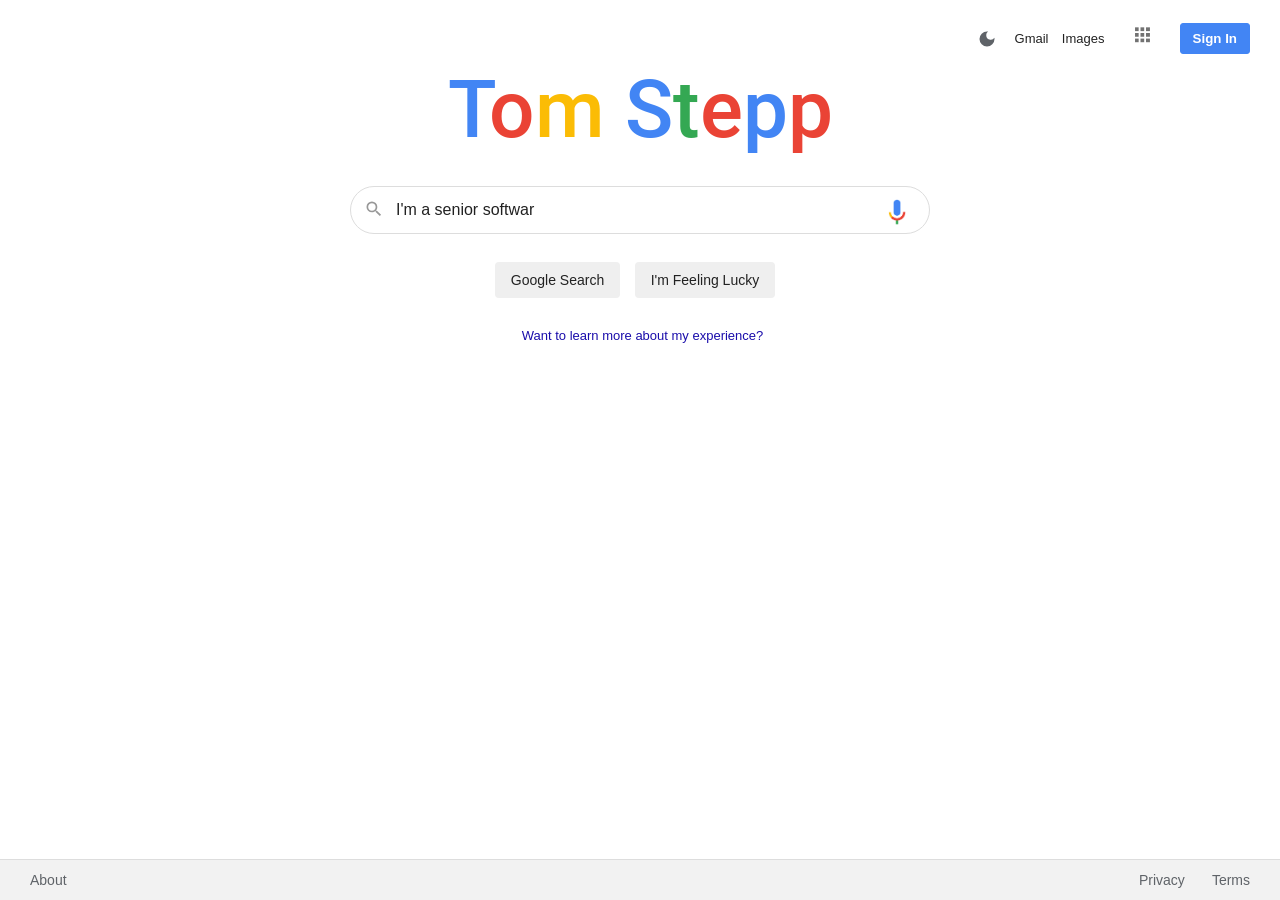
<file: index.html>
<!DOCTYPE html>
<html lang="en">

<head>
   <meta charset="utf-8">
   <meta name="description" content="Tom Stepp, senior software engineer on Google Cloud Dataflow.">
   <meta property="og:title" content="Tom Stepp">
   <meta property="og:description" content="Senior software engineer on Google Cloud Dataflow.">
   <meta property="og:url" content="https://tomstepp.com">
   <meta property="og:type" content="website">
   <meta property="og:image" content="https://tomstepp.com/img/image.jpg?v=20261024">
   <meta property="og:image:width" content="1200">
   <meta property="og:image:height" content="1200">
   <meta property="og:image:alt" content="Tom Stepp">
   <meta name="twitter:card" content="summary">
   <link rel="canonical" href="https://tomstepp.com">
   <meta name="viewport" content="width=device-width, initial-scale=1.0">
   <title>Tom Stepp – Senior Software Engineer</title>
   <link rel="icon" href="img/icon.png">
   <link rel="apple-touch-icon" href="img/apple-touch-icon.png">
   <script type="application/ld+json">
   {
      "@context": "https://schema.org",
      "@type": "Person",
      "name": "Tom Stepp",
      "url": "https://tomstepp.com",
      "image": "https://tomstepp.com/img/image.jpg?v=20261024",
      "jobTitle": "Senior Software Engineer",
      "worksFor": {
         "@type": "Organization",
         "name": "Google"
      }
   }
   </script>
   <script>
      // Apply the saved or system theme before the page paints, so it doesn't flash.
      try { var storedTheme = localStorage.getItem("theme"); } catch (e) {}
      document.documentElement.dataset.theme = storedTheme ||
         (matchMedia("(prefers-color-scheme: dark)").matches ? "dark" : "light");
   </script>
   <!-- CSS -->
   <link rel="stylesheet" href="style.css?v=20261025">
   <!-- Javascript -->
   <script src="typing.js?v=20261025" defer></script>
</head>

<body>
   <!-- Navigation Bar -->
   <nav>
      <button type="button" class="theme-btn" onclick="toggleTheme()" aria-label="Dark mode" aria-pressed="false" title="Toggle dark mode">
         <svg class="moon" viewBox="0 0 24 24" aria-hidden="true"><path d="M12 3a9 9 0 1 0 9 9c0-.46-.04-.92-.1-1.36a5.4 5.4 0 0 1-9.8-3.14c0-1.81.89-3.42 2.26-4.4A9.6 9.6 0 0 0 12 3z"/></svg>
         <svg class="sun" viewBox="0 0 24 24" aria-hidden="true"><circle cx="12" cy="12" r="4.5"/><path d="M11 1h2v3h-2zM11 20h2v3h-2zM1 11h3v2H1zM20 11h3v2h-3zM4.2 5.6l1.4-1.4 2.1 2.1-1.4 1.4zM16.3 17.7l1.4-1.4 2.1 2.1-1.4 1.4zM4.2 18.4l2.1-2.1 1.4 1.4-2.1 2.1zM16.3 6.3l2.1-2.1 1.4 1.4-2.1 2.1z"/></svg>
      </button>
      <a href="TomStepp_Resume.pdf" class="resume-link">Gmail</a>
      <a href="TomStepp_Resume.pdf" class="resume-link">Images</a>
      <a href="TomStepp_Resume.pdf" class="resume-link" aria-label="Resume">
         <img src="img/menu.png" alt="">
      </a>
      <button type="button" class="sign-in" onclick="openResume()">Sign In</button>
   </nav>
   <!-- Main Content -->
   <section class="section-1">
      <!-- Name in Google styling -->
      <h1 class="google-word" aria-label="Tom Stepp">
         <span class="google-letter google-blue" aria-hidden="true">T</span>
         <span class="google-letter google-red" aria-hidden="true">o</span>
         <span class="google-letter google-yellow" aria-hidden="true">m</span>
         <span class="google-letter" aria-hidden="true">&nbsp;</span>
         <span class="google-letter google-blue" aria-hidden="true">S</span>
         <span class="google-letter google-green" aria-hidden="true">t</span>
         <span class="google-letter google-red" aria-hidden="true">e</span>
         <span class="google-letter google-blue" aria-hidden="true">p</span>
         <span class="google-letter google-red" aria-hidden="true">p</span>
      </h1>
      <!-- Search Form -->
      <form action="search.html" method="get" role="search">
         <div class="s-box">
            <button type="submit" class="icon-btn search-icon" aria-label="Search"><img src="img/search.svg" alt="" width="20" height="20"></button>
            <textarea id="textbox" name="q" class="s-input" rows="1" aria-label="Search"></textarea>
            <button type="submit" class="icon-btn mic-icon" aria-label="Search by voice"><img src="img/mic.png" alt="" width="18"></button>
            <input type="submit" class="s-btn" value="Google Search">
            <input type="button" class="s-btn" value="I'm Feeling Lucky" onclick="openResume()">
         </div>
      </form>
      <!-- Note below search -->
      <div class="lang">
         <a href="TomStepp_Resume.pdf" class="resume-link">Want to learn more about my experience?</a>
      </div>
   </section>
   <!-- Footer -->
   <footer>
      <div class="links">
         <div class="link-1">
            <a href="TomStepp_Resume.pdf" class="resume-link">About</a>
         </div>
         <div class="link-2">
            <a href="TomStepp_Resume.pdf" class="resume-link">Privacy</a>
            <a href="TomStepp_Resume.pdf" class="resume-link">Terms</a>
         </div>
      </div>
   </footer>
</body>

</html>
</file>
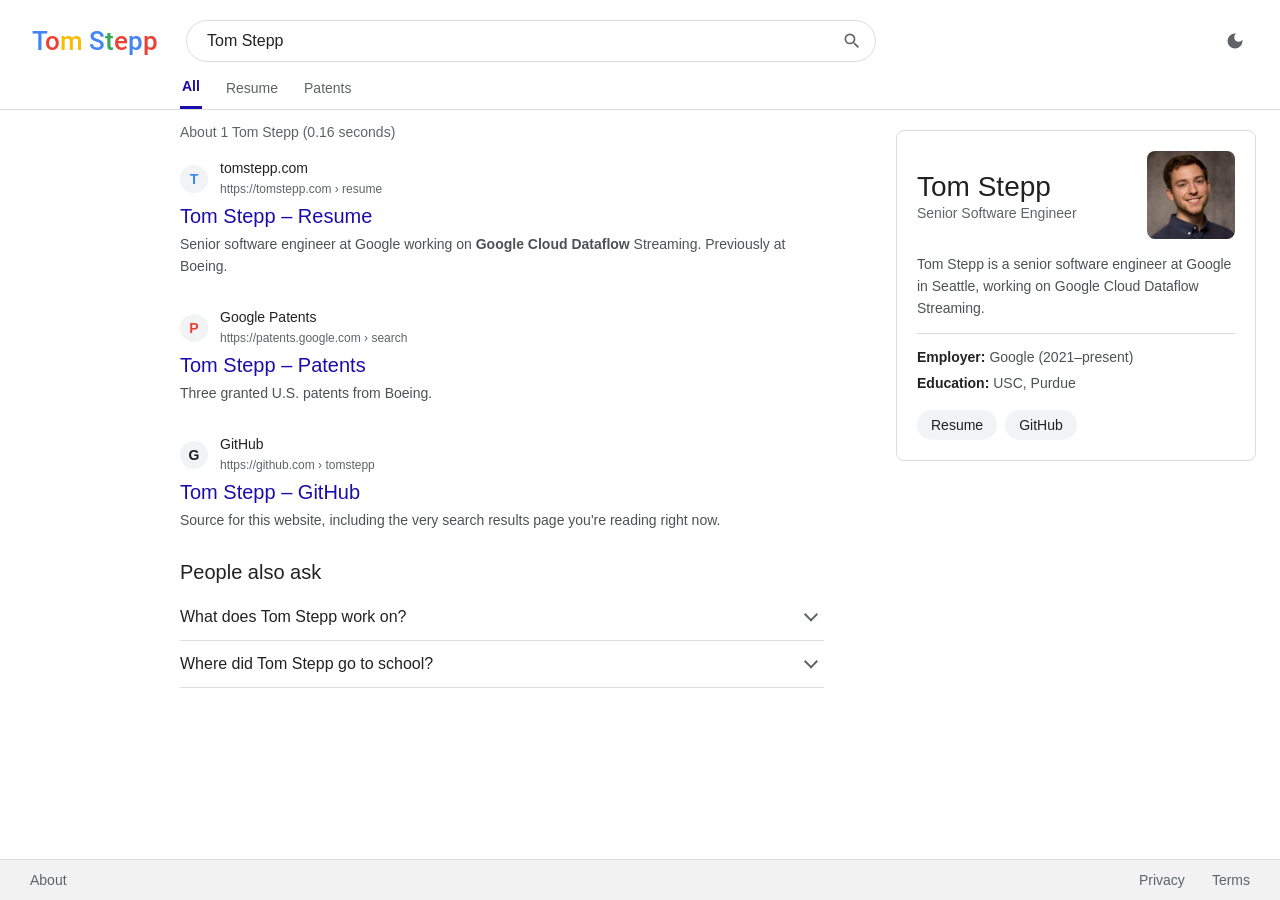
<file: search.html>
<!DOCTYPE html>
<html lang="en">

<head>
   <meta charset="utf-8">
   <meta name="viewport" content="width=device-width, initial-scale=1.0">
   <!-- A joke results page for searches from the home page; keep it out of real search results. -->
   <meta name="robots" content="noindex">
   <title>Tom Stepp – Search</title>
   <link rel="icon" href="img/icon.png">
   <link rel="apple-touch-icon" href="img/apple-touch-icon.png">
   <script>
      // Apply the saved or system theme before the page paints, so it doesn't flash.
      try { var storedTheme = localStorage.getItem("theme"); } catch (e) {}
      document.documentElement.dataset.theme = storedTheme ||
         (matchMedia("(prefers-color-scheme: dark)").matches ? "dark" : "light");
   </script>
   <link rel="stylesheet" href="style.css?v=20261025">
   <script src="typing.js?v=20261025" defer></script>
   <script src="search.js?v=20261025" defer></script>
</head>

<body>
   <header class="sr-header">
      <a href="./" class="sr-logo google-word" aria-label="Tom Stepp home">
         <span class="google-letter google-blue" aria-hidden="true">T</span>
         <span class="google-letter google-red" aria-hidden="true">o</span>
         <span class="google-letter google-yellow" aria-hidden="true">m</span>
         <span class="google-letter" aria-hidden="true">&nbsp;</span>
         <span class="google-letter google-blue" aria-hidden="true">S</span>
         <span class="google-letter google-green" aria-hidden="true">t</span>
         <span class="google-letter google-red" aria-hidden="true">e</span>
         <span class="google-letter google-blue" aria-hidden="true">p</span>
         <span class="google-letter google-red" aria-hidden="true">p</span>
      </a>
      <form action="search.html" method="get" class="sr-form" role="search">
         <div class="sr-box">
            <input id="sr-q" name="q" type="text" class="sr-input" aria-label="Search" autocomplete="off">
            <button type="submit" class="sr-search-btn" aria-label="Search"><img src="img/search.svg" alt="" width="20" height="20"></button>
         </div>
      </form>
      <button type="button" class="theme-btn" onclick="toggleTheme()" aria-label="Dark mode" aria-pressed="false" title="Toggle dark mode">
         <svg class="moon" viewBox="0 0 24 24" aria-hidden="true"><path d="M12 3a9 9 0 1 0 9 9c0-.46-.04-.92-.1-1.36a5.4 5.4 0 0 1-9.8-3.14c0-1.81.89-3.42 2.26-4.4A9.6 9.6 0 0 0 12 3z"/></svg>
         <svg class="sun" viewBox="0 0 24 24" aria-hidden="true"><circle cx="12" cy="12" r="4.5"/><path d="M11 1h2v3h-2zM11 20h2v3h-2zM1 11h3v2H1zM20 11h3v2h-3zM4.2 5.6l1.4-1.4 2.1 2.1-1.4 1.4zM16.3 17.7l1.4-1.4 2.1 2.1-1.4 1.4zM4.2 18.4l2.1-2.1 1.4 1.4-2.1 2.1zM16.3 6.3l2.1-2.1 1.4 1.4-2.1 2.1z"/></svg>
      </button>
   </header>

   <nav class="sr-tabs" aria-label="Result types">
      <span class="sr-tab sr-tab-active">All</span>
      <a class="sr-tab resume-link" href="TomStepp_Resume.pdf">Resume</a>
      <a class="sr-tab" href="https://patents.google.com/?q=(US12545382B2)+OR+(US12049296B2)+OR+(US11200749B2)" target="_blank" rel="noopener">Patents</a>
   </nav>

   <main class="sr-main">
      <h1 class="visually-hidden">Search results</h1>
      <div class="sr-results">
         <p class="sr-stats" id="sr-stats">About 1 Tom Stepp (0.00 seconds)</p>

         <!-- Shown when the query isn't about Tom: Google's "Showing results for" banner. -->
         <p class="sr-dym" id="sr-dym" hidden>
            Showing results for <a href="search.html?q=Tom+Stepp"><b><i>Tom Stepp</i></b></a><br>
            <span class="sr-dym-small">Search instead for <a id="sr-instead" href="#"></a></span>
         </p>

         <!-- Shown after "Search instead for": Google's no-results page. -->
         <div class="sr-none" id="sr-none" hidden>
            <p>Your search - <b id="sr-none-q"></b> - did not match any documents.</p>
            <p>Did you mean: <a href="search.html?q=Tom+Stepp"><b><i>Tom Stepp</i></b></a></p>
            <p>Suggestions:</p>
            <ul>
               <li>Make sure all words are spelled <i>Tom Stepp</i>.</li>
               <li>Try different keywords, like <i>Tom Stepp</i>.</li>
               <li>Try fewer keywords. Two is plenty.</li>
            </ul>
         </div>

         <div id="sr-list">
            <div class="sr-result">
               <div class="sr-site">
                  <span class="sr-fav google-blue" aria-hidden="true">T</span>
                  <span><span class="sr-site-name">tomstepp.com</span><br><span class="sr-url">https://tomstepp.com › resume</span></span>
               </div>
               <h3 class="sr-title"><a class="resume-link" href="TomStepp_Resume.pdf">Tom Stepp – Resume</a></h3>
               <p class="sr-snippet">Senior software engineer at Google working on <b>Google Cloud Dataflow</b> Streaming. Previously at Boeing.</p>
            </div>

            <div class="sr-result">
               <div class="sr-site">
                  <span class="sr-fav google-red" aria-hidden="true">P</span>
                  <span><span class="sr-site-name">Google Patents</span><br><span class="sr-url">https://patents.google.com › search</span></span>
               </div>
               <h3 class="sr-title"><a href="https://patents.google.com/?q=(US12545382B2)+OR+(US12049296B2)+OR+(US11200749B2)" target="_blank" rel="noopener">Tom Stepp – Patents</a></h3>
               <p class="sr-snippet">Three granted U.S. patents from Boeing.</p>
            </div>

            <div class="sr-result">
               <div class="sr-site">
                  <span class="sr-fav" aria-hidden="true">G</span>
                  <span><span class="sr-site-name">GitHub</span><br><span class="sr-url">https://github.com › tomstepp</span></span>
               </div>
               <h3 class="sr-title"><a href="https://github.com/tomstepp" target="_blank" rel="noopener">Tom Stepp – GitHub</a></h3>
               <p class="sr-snippet">Source for this website, including the very search results page you're reading right now.</p>
            </div>

            <section class="sr-paa" aria-labelledby="sr-paa-heading">
               <h2 id="sr-paa-heading">People also ask</h2>
               <details>
                  <summary>What does Tom Stepp work on?</summary>
                  <p>He works on Google Cloud Dataflow Streaming.</p>
               </details>
               <details>
                  <summary>Where did Tom Stepp go to school?</summary>
                  <p>MS in Computer Science from USC, and BS in Electrical Engineering from Purdue.</p>
               </details>
            </section>
         </div>
      </div>

      <aside class="sr-panel" aria-label="About Tom Stepp">
         <div class="sr-panel-head">
            <div>
               <h2 class="sr-panel-name">Tom Stepp</h2>
               <p class="sr-panel-sub">Senior Software Engineer</p>
            </div>
            <img class="sr-panel-photo" src="img/apple-touch-icon.png" alt="Tom Stepp" width="88" height="88">
         </div>
         <p class="sr-panel-bio">Tom Stepp is a senior software engineer at Google in Seattle, working on Google Cloud Dataflow Streaming.</p>
         <dl class="sr-panel-facts">
            <div><dt>Employer</dt><dd>Google (2021–present)</dd></div>
            <div><dt>Education</dt><dd>USC, Purdue</dd></div>
         </dl>
         <div class="sr-panel-links">
            <a class="sr-chip resume-link" href="TomStepp_Resume.pdf">Resume</a>
            <a class="sr-chip" href="https://github.com/tomstepp" target="_blank" rel="noopener">GitHub</a>
         </div>
      </aside>
   </main>

   <footer>
      <div class="links">
         <div class="link-1">
            <a href="TomStepp_Resume.pdf" class="resume-link">About</a>
         </div>
         <div class="link-2">
            <a href="TomStepp_Resume.pdf" class="resume-link">Privacy</a>
            <a href="TomStepp_Resume.pdf" class="resume-link">Terms</a>
         </div>
      </div>
   </footer>
</body>

</html>
</file>
<file: style.css>
@font-face {
	font-family: 'Roboto';
	src: url('font/Roboto-Medium.woff2') format('woff2'),
		url('font/Roboto-Medium.woff') format('woff');
	font-weight: 500;
	font-style: normal;
	font-display: swap;
}

* {
	padding: 0;
	margin: 0;
	box-sizing: border-box;
	text-decoration: none;
	font-family: arial, sans-serif;
}
:root {
	color-scheme: light;
	--bg: #fff;
	--text: rgba(0, 0, 0, 0.87);
	--text-muted: #5f6368;
	--input-border: #ddd;
	--input-hover-border: #fff;
	--link: #1a0dab;
	--footer-bg: #f2f2f2;
	--footer-border: #ddd;
}
/* Google's dark palette. typing.js and the inline script in <head> set data-theme. */
:root[data-theme="dark"] {
	color-scheme: dark;
	--bg: #202124;
	--text: #e8eaed;
	--text-muted: #9aa0a6;
	--input-border: #5f6368;
	--input-hover-border: transparent;
	--link: #8ab4f8;
	--footer-bg: #171717;
	--footer-border: #313335;
}
body {
	display: flex;
	flex-direction: column;
	min-height: 100vh;
	/* dvh excludes mobile browser toolbars, so the footer sits at the visible bottom. */
	min-height: 100dvh;
	background: var(--bg);
}

.google-word {
	font-size: 0;
	font-weight: 500;
	text-align: center;
	display: table;
	margin: 0 auto;
}
.google-letter {
	font-family: 'Roboto', sans-serif;
	font-size: clamp(3rem, 14vw, 5rem);
	text-align: center;
}

nav {
	display: flex;
	align-items: center;
	justify-content: flex-end;
	margin-right: 30px;
	margin-top: 14px;
}
nav a {
	font-size: 13px;
	display: inline-block;
	line-height: 24px;
	font-weight: 400;
	color: var(--text);
	cursor: pointer;
	padding: 5px 6.7px;
}
nav a:hover {
	text-decoration: underline;
	opacity: .85;
}
nav img {
	width: 34px;
	padding: 5px;
	margin: auto 7px;
	cursor: pointer;
}
nav img:hover {
	opacity: .8;
}
nav .sign-in {
	border: 1px solid #4285f4;
	font-weight: bold;
	outline: none;
	background: #4285f4;
	color: #fff;
	padding: 7px 12px;
	border-radius: 3px;
	margin-left: 7px;
	cursor: pointer;
}
.theme-btn {
	display: flex;
	align-items: center;
	justify-content: center;
	width: 34px;
	height: 34px;
	padding: 0;
	margin-right: 4px;
	border: none;
	border-radius: 50%;
	background: none;
	color: var(--text-muted);
	cursor: pointer;
}
.theme-btn:hover {
	background: rgba(128, 128, 128, 0.15);
}
.theme-btn svg {
	width: 20px;
	height: 20px;
	flex-shrink: 0;
	fill: currentColor;
}
/* Show the moon in light mode and the sun in dark mode. */
.theme-btn .sun,
[data-theme="dark"] .theme-btn .moon {
	display: none;
}
[data-theme="dark"] .theme-btn .sun {
	display: block;
}

.section-1 {
	flex: 1;
}
.s-box {
	width: min(580px, 100% - 32px);
	margin: 29px auto 0;
	position: relative;
	text-align: center;
}
.s-box .s-input {
	display: block;
	border: 1px solid var(--input-border);
	background: var(--bg);
	color: var(--text);
	font-size: 16px;
	padding: 13px;
	line-height: 20px;
	padding-left: 45px;
	padding-right: 50px;
	border-radius: 25px;
	width: 100%;
	transition: box-shadow 100ms;
	outline: none;
	resize: none;
	overflow: hidden;
}
.s-box .s-input:hover,
.s-box .s-input:focus {
	border: 1px solid var(--input-hover-border);
	box-shadow: 0 0 2px rgba(0, 0, 0, 0.05),
		0 0 2px rgba(0, 0, 0, 0.05),
		0 0 3px rgba(0, 0, 0, 0.05),
		0 0 4px rgba(0, 0, 0, 0.05),
		0 0 5px rgba(0, 0, 0, 0.05),
		0 0 4px rgba(0, 0, 0, 0.05),
		0 0 5px rgba(0, 0, 0, 0.05);
}
.icon-btn {
	position: absolute;
	top: 13px;
	border: none;
	background: none;
	padding: 0;
	line-height: 0;
	cursor: pointer;
}
.icon-btn img {
	width: 100%;
}
.s-box .search-icon {
	width: 20px;
	opacity: .4;
	left: 14px;
}
.s-box .mic-icon {
	width: 18px;
	right: 24px;
}
.s-btn {
	border: 1px solid transparent;
	padding: 9px 15px;
	color: #222;
	font-size: 14px;
	border-radius: 4px;
	display: inline-block;
	margin-right: 10px;
	margin-top: 28px;
	outline: none;
	cursor: pointer;
	transition: border-color 100ms;
}
.s-btn:hover {
	border: 1px solid #aaa;
}
/* outline: none above hides the default focus ring, so show one for keyboard users. */
nav .sign-in:focus-visible,
.s-btn:focus-visible,
.icon-btn:focus-visible,
.theme-btn:focus-visible {
	outline: 2px solid #4285f4;
	outline-offset: 2px;
}

.lang {
	margin-top: 30px;
	text-align: center;
	font-size: 13px;
	color: #111;
}
.lang a {
	margin-left: 5px;
	color: var(--link);
}
.lang a:hover {
	text-decoration: underline;
}

footer {
	background: var(--footer-bg);
}
footer a {
	color: var(--text-muted);
	display: inline-block;
	padding: 12px 11.3px;
	font-size: 14px;
}
footer a:hover {
	text-decoration: underline;
}
.links {
	border-top: 1px solid var(--footer-border);
	display: flex;
}
.link-1 {
	padding-left: 18.7px;
	flex: 1;
}
.link-2 {
	padding-right: 18.7px;
}

.google-blue {
	color: #4285f4;
}
.google-red {
	color: #ea4335;
}
.google-yellow {
	color: #fbbc05;
}
.google-green {
	color: #34a853;
}

.not-found {
	text-align: center;
	margin-top: 40px;
	padding: 0 16px;
	font-size: 15px;
	line-height: 24px;
	color: #222;
}
.not-found a {
	color: var(--link);
}
.not-found a:hover {
	text-decoration: underline;
}

/* Dark-mode tweaks that don't fit a variable. */
[data-theme="dark"] nav img,
[data-theme="dark"] .s-box .search-icon {
	filter: invert(1);
}
/* menu.png has a white background; screen blending hides it once inverted to black. */
[data-theme="dark"] nav img {
	mix-blend-mode: screen;
}
/* Grey in dark mode, to match the search buttons. */
[data-theme="dark"] nav .sign-in {
	border-color: #303134;
	background: #303134;
	color: #e8eaed;
}
[data-theme="dark"] nav .sign-in:hover {
	border-color: #5f6368;
}
[data-theme="dark"] .s-box .s-input:hover,
[data-theme="dark"] .s-box .s-input:focus {
	background: #303134;
	box-shadow: 0 1px 6px rgba(0, 0, 0, 0.28);
}
[data-theme="dark"] .s-btn {
	background: #303134;
	color: #e8eaed;
}
[data-theme="dark"] .s-btn:hover {
	border-color: #5f6368;
}
[data-theme="dark"] .lang,
[data-theme="dark"] .not-found {
	color: #bdc1c6;
}

/* ---------- Fake search results page (search.html) ---------- */
/* Hidden on screen but still read by screen readers. */
.visually-hidden {
	position: absolute;
	width: 1px;
	height: 1px;
	overflow: hidden;
	clip: rect(0 0 0 0);
	white-space: nowrap;
}
:root {
	--snippet: #4d5156;
	--chip-bg: #f1f3f4;
	--sr-indent: 180px;
}
:root[data-theme="dark"] {
	--snippet: #bdc1c6;
	--chip-bg: #303134;
}
.sr-header {
	display: flex;
	align-items: center;
	gap: 28px;
	padding: 20px 24px 0 32px;
}
.sr-logo {
	flex-shrink: 0;
	width: calc(var(--sr-indent) - 60px);
	margin: 0;
}
.sr-logo .google-letter {
	font-size: 26px;
}
.sr-form {
	flex: 1;
	max-width: 690px;
}
.sr-box {
	position: relative;
}
.sr-input {
	width: 100%;
	border: 1px solid var(--input-border);
	border-radius: 24px;
	background: var(--bg);
	color: var(--text);
	font-size: 16px;
	padding: 11px 48px 11px 20px;
	outline: none;
}
.sr-input:hover,
.sr-input:focus {
	border-color: transparent;
	box-shadow: 0 1px 6px rgba(32, 33, 36, 0.28);
}
[data-theme="dark"] .sr-input:hover,
[data-theme="dark"] .sr-input:focus {
	background: #303134;
	box-shadow: 0 1px 6px rgba(0, 0, 0, 0.28);
}
.sr-search-btn {
	position: absolute;
	right: 14px;
	top: 50%;
	transform: translateY(-50%);
	border: none;
	background: none;
	padding: 0;
	line-height: 0;
	cursor: pointer;
	opacity: .6;
}
[data-theme="dark"] .sr-search-btn img {
	filter: invert(1);
}
.sr-header .theme-btn {
	margin-left: auto;
}
/* .sr-tabs is a <nav>, so undo the home page nav styles. */
.sr-tabs {
	display: flex;
	justify-content: flex-start;
	margin: 0;
	gap: 22px;
	padding: 14px 0 0 var(--sr-indent);
	border-bottom: 1px solid var(--footer-border);
	font-size: 14px;
	overflow-x: auto;
}
.sr-tabs .sr-tab {
	color: var(--text-muted);
	font-size: 14px;
	line-height: 20px;
	padding: 0 2px 10px;
	white-space: nowrap;
}
.sr-tabs a.sr-tab:hover {
	text-decoration: none;
	opacity: 1;
}
.sr-tabs .sr-tab:hover {
	color: var(--text);
}
.sr-tabs .sr-tab-active {
	color: var(--link);
	border-bottom: 3px solid var(--link);
	font-weight: bold;
}
.sr-main {
	flex: 1;
	display: flex;
	align-items: flex-start;
	gap: 72px;
	padding: 0 24px 48px var(--sr-indent);
	color: var(--text);
}
.sr-results {
	flex: 0 1 652px;
	min-width: 0;
}
.sr-stats {
	font-size: 14px;
	color: var(--text-muted);
	padding: 14px 0 18px;
}
.sr-dym {
	font-size: 18px;
	line-height: 26px;
	color: #d93025;
	margin-bottom: 26px;
}
[data-theme="dark"] .sr-dym {
	color: #f28b82;
}
.sr-dym a {
	color: var(--link);
}
.sr-dym-small {
	font-size: 14px;
	color: var(--text-muted);
}
.sr-none {
	padding-top: 24px;
	font-size: 16px;
	line-height: 26px;
}
.sr-none p {
	margin-bottom: 14px;
}
.sr-none ul {
	margin-left: 40px;
}
.sr-none a {
	color: var(--link);
}
.sr-result {
	margin-bottom: 30px;
}
.sr-site {
	display: flex;
	align-items: center;
	gap: 12px;
	font-size: 14px;
	line-height: 20px;
	margin-bottom: 4px;
}
.sr-fav {
	display: flex;
	align-items: center;
	justify-content: center;
	flex-shrink: 0;
	width: 28px;
	height: 28px;
	border-radius: 50%;
	background: var(--chip-bg);
	font-weight: bold;
	font-size: 14px;
}
.sr-url {
	font-size: 12px;
	color: var(--text-muted);
}
.sr-title {
	font-size: 20px;
	line-height: 26px;
	font-weight: 400;
	margin-bottom: 4px;
}
.sr-title a {
	color: var(--link);
}
.sr-title a:hover,
.sr-panel-links a:hover,
.sr-dym a:hover,
.sr-none a:hover {
	text-decoration: underline;
}
.sr-snippet {
	font-size: 14px;
	line-height: 22px;
	color: var(--snippet);
}
.sr-paa {
	margin-bottom: 30px;
}
.sr-paa h2 {
	font-size: 20px;
	font-weight: 400;
	margin-bottom: 10px;
}
.sr-paa details {
	border-bottom: 1px solid var(--footer-border);
}
.sr-paa summary {
	position: relative;
	padding: 14px 32px 14px 0;
	font-size: 16px;
	cursor: pointer;
	list-style: none;
}
.sr-paa summary::-webkit-details-marker {
	display: none;
}
.sr-paa summary::after {
	content: "";
	position: absolute;
	right: 8px;
	top: 50%;
	width: 8px;
	height: 8px;
	border-right: 2px solid var(--text-muted);
	border-bottom: 2px solid var(--text-muted);
	transform: translateY(-75%) rotate(45deg);
	transition: transform 150ms;
}
.sr-paa details[open] summary::after {
	transform: translateY(-25%) rotate(225deg);
}
.sr-paa details p {
	padding: 0 0 16px;
	font-size: 14px;
	line-height: 22px;
	color: var(--snippet);
}
.sr-panel {
	flex: 0 0 360px;
	margin-top: 20px;
	border: 1px solid var(--footer-border);
	border-radius: 8px;
	padding: 20px;
}
.sr-panel-head {
	display: flex;
	justify-content: space-between;
	align-items: center;
	gap: 16px;
	margin-bottom: 14px;
}
.sr-panel-name {
	font-size: 28px;
	font-weight: 400;
	line-height: 36px;
}
.sr-panel-sub {
	font-size: 14px;
	color: var(--text-muted);
}
.sr-panel-photo {
	width: 88px;
	height: 88px;
	border-radius: 8px;
	object-fit: cover;
}
.sr-panel-bio {
	font-size: 14px;
	line-height: 22px;
	color: var(--snippet);
	padding-bottom: 14px;
	border-bottom: 1px solid var(--footer-border);
}
.sr-panel-facts {
	padding: 10px 0 14px;
	font-size: 14px;
	line-height: 26px;
}
.sr-panel-facts dt {
	display: inline;
	font-weight: bold;
}
.sr-panel-facts dt::after {
	content: ": ";
}
.sr-panel-facts dd {
	display: inline;
	color: var(--snippet);
}
.sr-panel-links {
	display: flex;
	flex-wrap: wrap;
	gap: 8px;
}
.sr-chip {
	padding: 7px 14px;
	border-radius: 18px;
	background: var(--chip-bg);
	color: var(--text);
	font-size: 14px;
}

/* Phones and narrow windows: stack the header and show the panel above the results. */
@media (max-width: 960px) {
	:root {
		--sr-indent: 16px;
	}
	.sr-header {
		flex-wrap: wrap;
		gap: 12px;
		padding: 16px 16px 0;
	}
	.sr-logo {
		width: auto;
	}
	.sr-form {
		order: 3;
		flex-basis: 100%;
		max-width: none;
	}
	.sr-tabs {
		padding-right: 16px;
	}
	.sr-main {
		flex-direction: column;
		gap: 0;
		padding-right: 16px;
	}
	.sr-results {
		flex: none;
		width: 100%;
	}
	.sr-panel {
		order: -1;
		flex: none;
		width: 100%;
		margin-bottom: 4px;
	}
}
</file>
